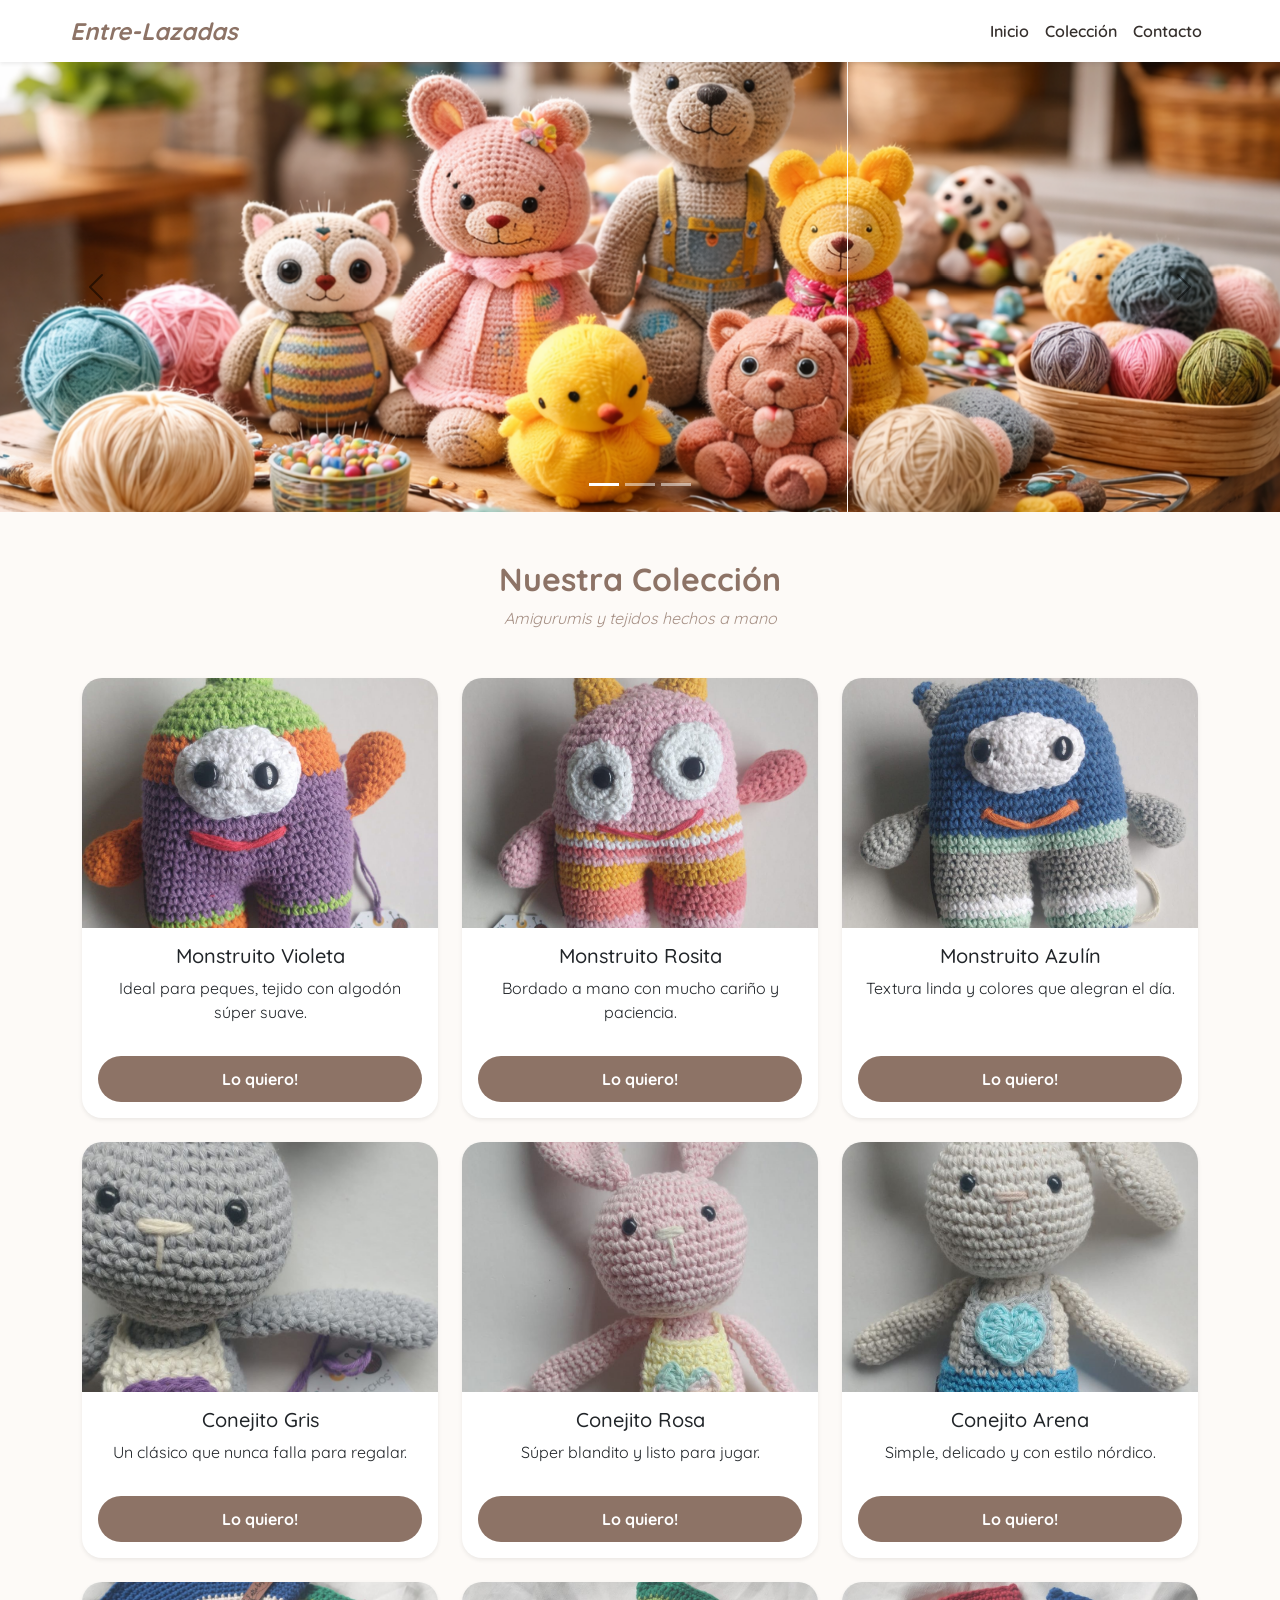
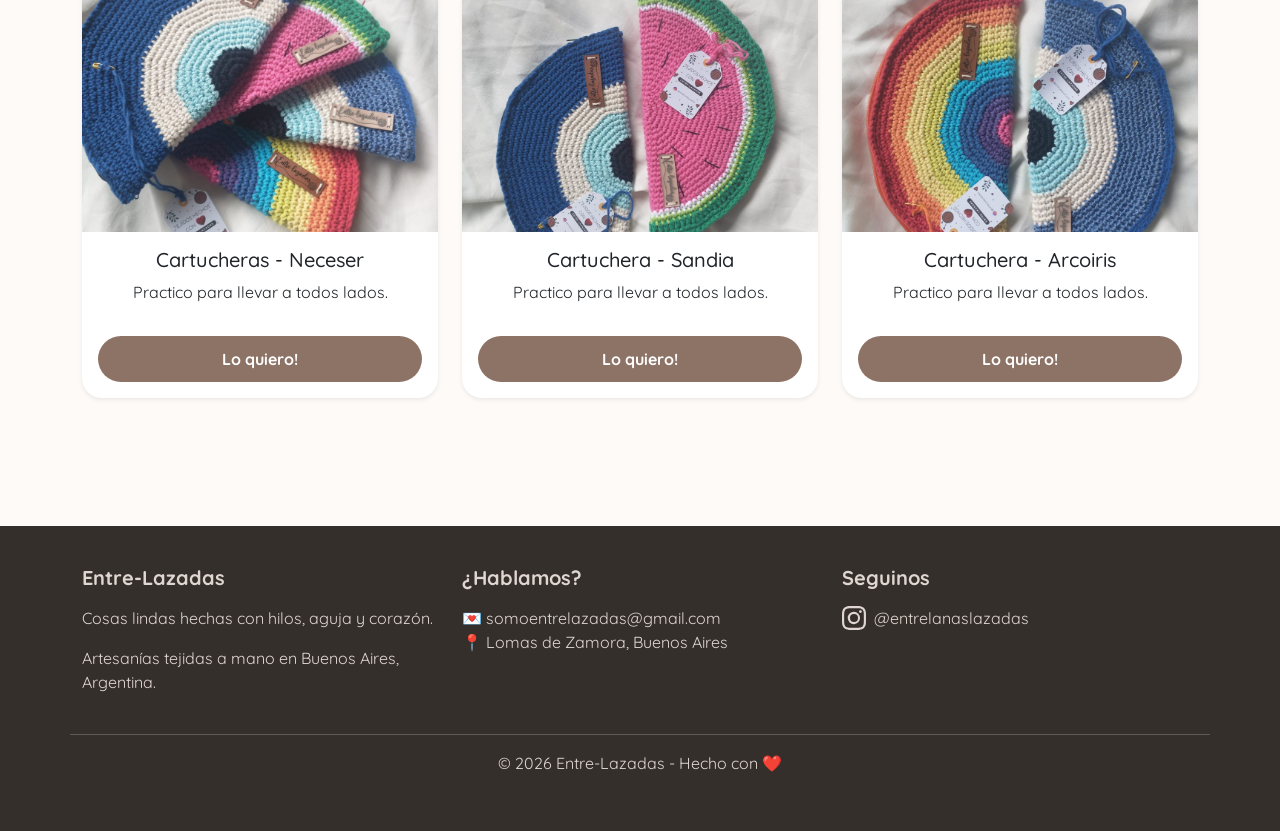
<file: index.html>
<!DOCTYPE html>
<html lang="es">

<head>
    <meta charset="UTF-8">
    <meta name="viewport" content="width=device-width, initial-scale=1.0">
    <meta name="robots" content="index, follow">

    <!-- SEO -->
    <title>Entre-Lazadas | Amigurumis y Tejidos Artesanales en Buenos Aires</title>
    <meta name="description"
        content="Descubrí amigurumis y tejidos artesanales hechos a mano en Buenos Aires. Regalos únicos, suaves y llenos de amor.">
    <meta name="keywords" content="amigurumi, muñecos tejidos, crochet, artesanías, tejidos Buenos Aires">
    <meta name="author" content="Entre-Lazadas">

    <!-- Open Graph -->
    <meta property="og:title" content="Entre-Lazadas | Artesanías tejidas">
    <meta property="og:description" content="Muñecos tejidos a mano con amor">
    <meta property="og:image" content="imgcarru/imagen1.png">
    <meta property="og:type" content="website">

    <!-- Favicon -->
    <link rel="icon" href="Imagenes/Favicon/favicom.png" type="image/png">

    <!-- Google Fonts -->
    <link href="https://fonts.googleapis.com/css2?family=Quicksand:wght@400;600;800&display=swap" rel="stylesheet">

    <!-- Bootstrap -->
    <link href="https://cdn.jsdelivr.net/npm/bootstrap@5.3.3/dist/css/bootstrap.min.css" rel="stylesheet">

    <!-- CSS -->
    <link rel="stylesheet" href="estilo/style.css">
</head>

<body>

    <!-- HEADER -->
    <header class="bg-white sticky-top shadow-sm">
        <nav class="navbar navbar-expand-lg container">

            <!-- LOGO -->
            <a class="navbar-brand logo-marca" href="#">Entre-Lazadas</a>

            <!-- BOTÓN HAMBURGUESA -->
            <button class="navbar-toggler" type="button" data-bs-toggle="collapse" data-bs-target="#navbarNav">
                <span class="navbar-toggler-icon"></span>
            </button>

            <!-- MENÚ -->
            <div class="collapse navbar-collapse justify-content-end" id="navbarNav">
                <ul class="navbar-nav text-center">
                    <li class="nav-item">
                        <a class="nav-link" href="#inicio">Inicio</a>
                    </li>
                    <li class="nav-item">
                        <a class="nav-link" href="#productos">Colección</a>
                    </li>
                    <li class="nav-item">
                        <a class="nav-link" href="#contacto">Contacto</a>
                    </li>
                </ul>
            </div>

        </nav>
    </header>

    <!-- INICIO / CAROUSEL -->
    <section id="inicio">
        <div id="carouselExampleIndicators" class="carousel slide" data-bs-ride="carousel">

            <div class="carousel-indicators">
                <button type="button" data-bs-target="#carouselExampleIndicators" data-bs-slide-to="0"
                    class="active"></button>
                <button type="button" data-bs-target="#carouselExampleIndicators" data-bs-slide-to="1"></button>
                <button type="button" data-bs-target="#carouselExampleIndicators" data-bs-slide-to="2"></button>
            </div>

            <div class="carousel-inner">
                <div class="carousel-item active">
                    <img src="Imagenes/Carru/animalesartesanales.png" class="d-block w-100"
                        alt="Amigurumis tejidos a mano">
                </div>
                <div class="carousel-item">
                    <img src="Imagenes/Carru/bolsostela.png" class="d-block w-100" alt="Bolsos tejidos artesanales">
                </div>
                <div class="carousel-item">
                    <img src="Imagenes/Carru/jarronespincel.png" class="d-block w-100" alt="Detalles tejidos únicos">
                </div>
            </div>

            <button class="carousel-control-prev" type="button" data-bs-target="#carouselExampleIndicators"
                data-bs-slide="prev">
                <span class="carousel-control-prev-icon"></span>
            </button>

            <button class="carousel-control-next" type="button" data-bs-target="#carouselExampleIndicators"
                data-bs-slide="next">
                <span class="carousel-control-next-icon"></span>
            </button>
        </div>
    </section>

    <!-- MAIN -->
    <main class="container py-5">

        <section id="productos">
            <div class="text-center mb-5">
                <h2 class="titulo-seccion">Nuestra Colección</h2>
                <p class="subtitulo">Amigurumis y tejidos hechos a mano</p>
            </div>

            <div class="row row-cols-1 row-cols-md-3 g-4">

                <!-- PRODUCTO -->

                <!-- PRODUCTO 1 -->
                <div class="col">
                    <article class="card h-100 border-0 shadow-sm">
                        <div class="contenedor-img"> <img src="Imagenes/Productos/moustritoslila.jpeg"
                                class="card-img-top" alt="Monstruito violeta tejido a mano de algodón suave"> </div>
                        <div class="card-body d-flex flex-column text-center">
                            <h3 class="h5">Monstruito Violeta</h3>
                            <p class="flex-grow-1">Ideal para peques, tejido con algodón súper suave.</p> <a
                                href="producto.html" class="btn btn-artesano mt-3">Lo quiero!</a>
                        </div>
                    </article>
                </div>
                <!-- PRODUCTO 2 -->
                <div class="col">
                    <article class="card h-100 border-0 shadow-sm">
                        <div class="contenedor-img"> <img src="Imagenes/Productos/moustritosrosa.jpeg"
                                class="card-img-top" alt="Monstruito rosa bordado a mano con detalles únicos"> </div>
                        <div class="card-body d-flex flex-column text-center">
                            <h3 class="h5">Monstruito Rosita</h3>
                            <p class="flex-grow-1">Bordado a mano con mucho cariño y paciencia.</p> <a
                                href="producto.html" class="btn btn-artesano mt-3">Lo quiero!</a>
                        </div>
                    </article>
                </div>
                <!-- PRODUCTO 3 -->
                <div class="col">
                    <article class="card h-100 border-0 shadow-sm">
                        <div class="contenedor-img"> <img src="Imagenes/Productos/moustritosazul.jpeg"
                                class="card-img-top" alt="Monstruito azul tejido artesanal con colores vibrantes">
                        </div>
                        <div class="card-body d-flex flex-column text-center">
                            <h3 class="h5">Monstruito Azulín</h3>
                            <p class="flex-grow-1">Textura linda y colores que alegran el día.</p> <a
                                href="producto.html" class="btn btn-artesano mt-3">Lo quiero!</a>
                        </div>
                    </article>
                </div>
                <!-- PRODUCTO 4 -->
                <div class="col">
                    <article class="card h-100 border-0 shadow-sm">
                        <div class="contenedor-img"> <img src="Imagenes/Productos/conejogris.jpeg" class="card-img-top"
                                alt="Conejito gris tejido a mano ideal para regalo"> </div>
                        <div class="card-body d-flex flex-column text-center">
                            <h3 class="h5">Conejito Gris</h3>
                            <p class="flex-grow-1">Un clásico que nunca falla para regalar.</p> <a href="producto.html"
                                class="btn btn-artesano mt-3">Lo quiero!</a>
                        </div>
                    </article>
                </div>
                <!-- PRODUCTO 5 -->
                <div class="col">
                    <article class="card h-100 border-0 shadow-sm">
                        <div class="contenedor-img"> <img src="Imagenes/Productos/conejorosa.jpeg" class="card-img-top"
                                alt="Conejito rosa tejido artesanal suave"> </div>
                        <div class="card-body d-flex flex-column text-center">
                            <h3 class="h5">Conejito Rosa</h3>
                            <p class="flex-grow-1">Súper blandito y listo para jugar.</p> <a href="producto.html"
                                class="btn btn-artesano mt-3">Lo quiero!</a>
                        </div>
                    </article>
                </div>
                <!-- PRODUCTO 6 -->
                <div class="col">
                    <article class="card h-100 border-0 shadow-sm">
                        <div class="contenedor-img"> <img src="Imagenes/Productos/conejoarena.jpeg" class="card-img-top"
                                alt="Conejito color arena tejido estilo nórdico"> </div>
                        <div class="card-body d-flex flex-column text-center">
                            <h3 class="h5">Conejito Arena</h3>
                            <p class="flex-grow-1">Simple, delicado y con estilo nórdico.</p> <a href="producto.html"
                                class="btn btn-artesano mt-3">Lo quiero!</a>
                        </div>
                    </article>
                </div>
                <!-- PRODUCTO 7 -->
                <div class="col">
                    <article class="card h-100 border-0 shadow-sm">
                        <div class="contenedor-img"> <img src="Imagenes/Productos/cartucherasTodas.jpeg"
                                class="card-img-top" alt="Cartucheras/Necesers colores variados, arcoiris, azul con blanco y color sandia tejido estilo nórdico"> </div>
                        <div class="card-body d-flex flex-column text-center">
                            <h3 class="h5">Cartucheras - Neceser </h3>
                            <p class="flex-grow-1">Practico para llevar a todos lados.</p> <a href="producto.html"
                                class="btn btn-artesano mt-3">Lo quiero!</a>
                        </div>
                    </article>
                </div>
                <!-- PRODUCTO 8 -->
                <div class="col">
                    <article class="card h-100 border-0 shadow-sm">
                        <div class="contenedor-img"> <img src="Imagenes/Productos/cartucheraOjoturcoySandia.jpeg"
                                class="card-img-top" alt="Cartuchera/Neceser color sandia tejido estilo nórdico"> </div>
                        <div class="card-body d-flex flex-column text-center">
                            <h3 class="h5">Cartuchera - Sandia </h3>
                            <p class="flex-grow-1">Practico para llevar a todos lados.</p> <a href="producto.html"
                                class="btn btn-artesano mt-3">Lo quiero!</a>
                        </div>
                    </article>
                </div>
                <!-- PRODUCTO 9 -->
                <div class="col">
                    <article class="card h-100 border-0 shadow-sm">
                        <div class="contenedor-img"> <img src="Imagenes/Productos/cartucheraOjoturcoyarcoiris.jpeg"
                                class="card-img-top" alt="Cartuchera/Neceser color arcoiris tejido estilo nórdico"> </div>
                        <div class="card-body d-flex flex-column text-center">
                            <h3 class="h5">Cartuchera - Arcoiris </h3>
                            <p class="flex-grow-1">Practico para llevar a todos lados.</p> <a href="producto.html"
                                class="btn btn-artesano mt-3">Lo quiero!</a>
                        </div>
                    </article>
                </div>
            </div>
        </section>

    </main>

    <!-- FOOTER -->
    <footer id="contacto">
        <div class="container">
            <div class="row text-center text-md-start">
                <div class="col-md-4 mb-4">
                    <h4 class="h5 fw-bold mb-3">Entre-Lazadas</h4>
                    <p>Cosas lindas hechas con hilos, aguja y corazón.</p>
                    <p>Artesanías tejidas a mano en Buenos Aires, Argentina.</p>
                </div>
                <div class="col-md-4 mb-4">
                    <h4 class="h5 fw-bold mb-3">¿Hablamos?</h4>
                    <p>
                        💌 somoentrelazadas@gmail.com<br>
                        📍 Lomas de Zamora, Buenos Aires
                    </p>
                </div>

                <div class="col-md-4 mb-4">
                    <h4 class="h5 fw-bold mb-3">Seguinos</h4>
                    <div class="redes">
                        <a href="https://www.instagram.com/entrelanaslazadas" target="_blank" rel="noopener noreferrer"
                            class="text-decoration-none d-inline-flex align-items-center" style="color: #e0d6d1;">
                            <svg xmlns="http://www.w3.org/2000/svg" width="24" height="24" fill="currentColor"
                                class="bi bi-instagram me-2" viewBox="0 0 16 16">
                                <path
                                    d="M8 0C5.829 0 5.556.01 4.703.048 3.85.088 3.269.222 2.76.42a3.9 3.9 0 0 0-1.417.923A3.9 3.9 0 0 0 .42 2.76C.222 3.268.087 3.85.048 4.7.01 5.555 0 5.827 0 8.001c0 2.172.01 2.444.048 3.297.04.852.174 1.433.372 1.942.205.526.478.972.923 1.417.444.445.89.719 1.416.923.51.198 1.09.333 1.942.372C5.555 15.99 5.827 16 8 16s2.444-.01 3.298-.048c.851-.04 1.434-.174 1.943-.372a3.9 3.9 0 0 0 1.416-.923c.445-.445.718-.891.923-1.417.197-.509.332-1.09.372-1.942C15.99 10.445 16 10.173 16 8s-.01-2.445-.048-3.299c-.04-.851-.175-1.433-.372-1.941a3.9 3.9 0 0 0-.923-1.417A3.9 3.9 0 0 0 13.24.42c-.51-.198-1.092-.333-1.943-.372C10.443.01 10.172 0 7.998 0zm-.717 1.442h.718c2.136 0 2.389.007 3.232.046.78.035 1.204.166 1.486.275.373.145.64.319.92.599s.453.546.598.92c.11.281.24.705.275 1.485.039.843.047 1.096.047 3.231s-.008 2.389-.047 3.232c-.035.78-.166 1.203-.275 1.485a2.5 2.5 0 0 1-.599.919c-.28.28-.546.453-.92.598-.28.11-.704.24-1.485.276-.843.038-1.096.047-3.232.047s-2.39-.009-3.233-.047c-.78-.036-1.203-.166-1.485-.276a2.5 2.5 0 0 1-.92-.598 2.5 2.5 0 0 1-.6-.92c-.109-.281-.24-.705-.275-1.485-.038-.843-.046-1.096-.046-3.233s.008-2.388.046-3.231c.036-.78.166-1.204.276-1.486.145-.373.319-.64.599-.92s.546-.453.92-.598c.282-.11.705-.24 1.485-.276.738-.034 1.024-.044 2.515-.045zm4.988 1.328a.96.96 0 1 0 0 1.92.96.96 0 0 0 0-1.92m-4.27 1.122a4.109 4.109 0 1 0 0 8.217 4.109 4.109 0 0 0 0-8.217m0 1.441a2.667 2.667 0 1 1 0 5.334 2.667 2.667 0 0 1 0-5.334" />
                            </svg>
                            <span>@entrelanaslazadas</span>
                        </a>
                    </div>
                </div>
                <hr class="opacidad-baja">
                <p class="text-center mb-0 pb-3">© 2026 Entre-Lazadas - Hecho con ❤️</p>
            </div>
    </footer>
    <!-- JS -->
    <script src="https://cdn.jsdelivr.net/npm/bootstrap@5.3.3/dist/js/bootstrap.bundle.min.js"></script>

</body>

</html>
</file>
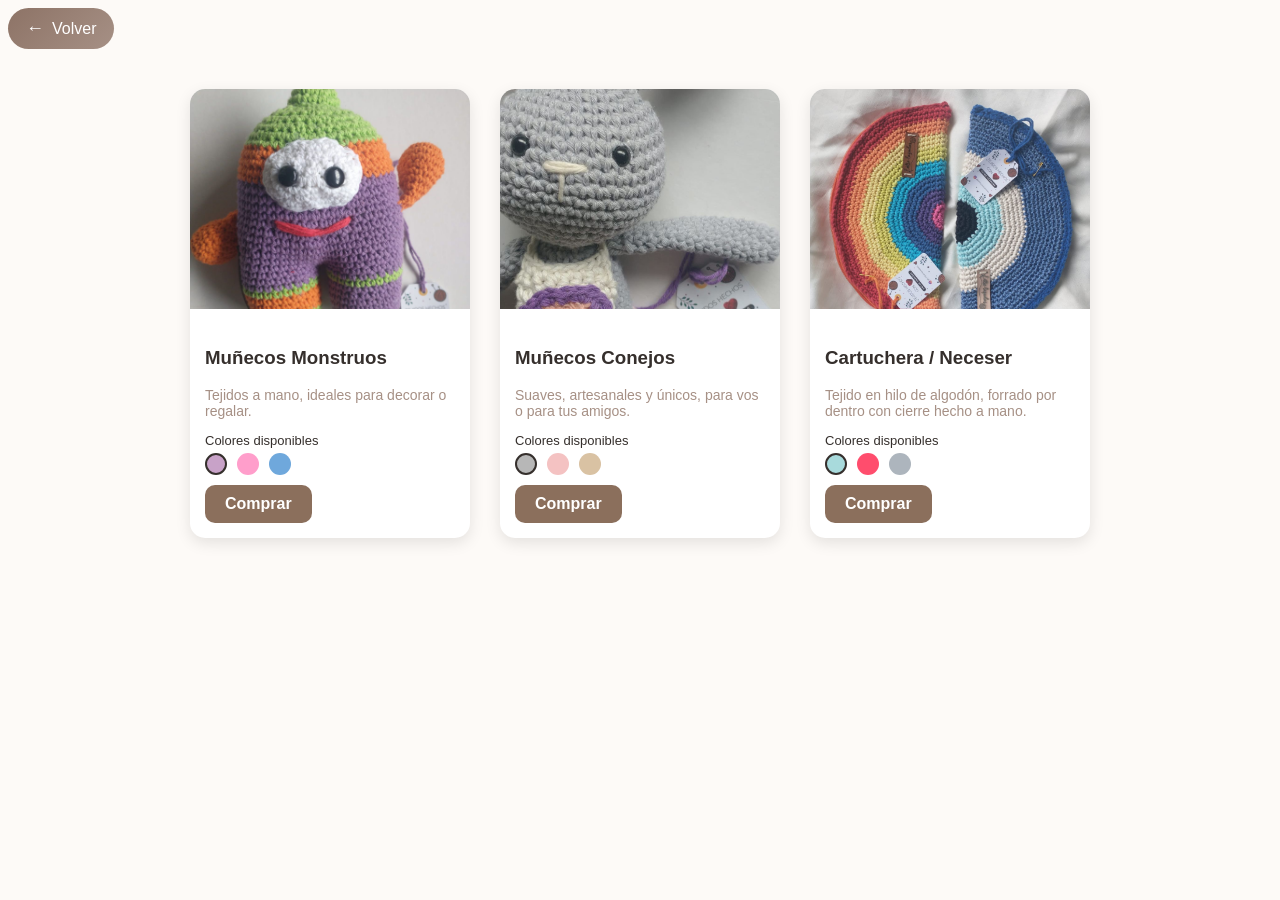
<file: producto.html>
<!DOCTYPE html>
<html lang="en">

<head>
    <meta charset="UTF-8">
    <meta name="viewport" content="width=device-width, initial-scale=1.0">
    <title>Entre-Lazadas Prodcutos</title>

    <!-- Favicon -->
    <link rel="icon" href="Imagenes/Favicon/favicom.png" type="image/png">

    <!-- CSS -->
    <link rel="stylesheet" href="estilo/style.css">

</head>

<body>

    <button class="btn-volver" onclick="volverAtras()">
        <span class="flecha">←</span>
        Volver
    </button>

    <section class="productos">

        <!-- MONSTRUOS -->
        <div class="producto">
            <img id="imgMonstruo" src="Imagenes/Productos/moustritoslila.jpeg">

            <div class="info">
                <h3>Muñecos Monstruos</h3>
                <p>Tejidos a mano, ideales para decorar o regalar.</p>

                <div class="colores">
                    <span>Colores disponibles</span>
                    <div class="color-opciones">
                        <div class="color active" style="background:#c8a2c8;"
                            onclick="cambiarColor('imgMonstruo', this, 'lila')"></div>

                        <div class="color" style="background:#ff9ecb;"
                            onclick="cambiarColor('imgMonstruo', this, 'rosa')"></div>

                        <div class="color" style="background:#6fa8dc;"
                            onclick="cambiarColor('imgMonstruo', this, 'azul')"></div>
                    </div>
                </div>

                <a class="btn-comprar"
                    href="https://api.whatsapp.com/send?phone=541164510568&text=Me+intereso+tus+trabajos+artesanales!!!+Quiero+uno"
                    target="_blank">
                    Comprar
                </a>
            </div>
        </div>


        <!-- CONEJOS -->
        <div class="producto">
            <img id="imgConejo" src="Imagenes/Productos/conejogris.jpeg">

            <div class="info">
                <h3>Muñecos Conejos</h3>
                <p>Suaves, artesanales y únicos, para vos o para tus amigos.</p>

                <div class="colores">
                    <span>Colores disponibles</span>
                    <div class="color-opciones">
                        <div class="color active" style="background:#b7b7b7;"
                            onclick="cambiarColor('imgConejo', this, 'gris')"></div>

                        <div class="color" style="background:#f4c2c2;"
                            onclick="cambiarColor('imgConejo', this, 'rosa')"></div>

                        <div class="color" style="background:#d9c2a3;"
                            onclick="cambiarColor('imgConejo', this, 'arena')"></div>
                    </div>
                </div>

                <a class="btn-comprar"
                    href="https://api.whatsapp.com/send?phone=541164510568&text=Me+intereso+tus+trabajos+artesanales!!!+Quiero+uno"
                    target="_blank">
                    Comprar
                </a>
            </div>
        </div>


        <!-- Cartuchera o Necesers -->
        <div class="producto">

            <img id="imgCartuchera" src="Imagenes/Productos/cartucheraOjoturcoyarcoiris.jpeg" class="producto-img">

            <div class="info">
                <h3>Cartuchera / Neceser</h3>
                <p>Tejido en hilo de algodón, forrado por dentro con cierre hecho a mano.</p>

                <div class="colores">
                    <span>Colores disponibles</span>

                    <div class="color-opciones">
                        <div class="color active" style="background:#a8dadc;"
                            onclick="cambiarColor('imgCartuchera', this, 'arcoiris')">
                        </div>

                        <div class="color" style="background:#ff4d6d;"
                            onclick="cambiarColor('imgCartuchera', this, 'sandia')">
                        </div>

                        <div class="color" style="background:#adb5bd;"
                            onclick="cambiarColor('imgCartuchera', this, 'mix')">
                        </div>
                    </div>
                </div>

                <a class="btn-comprar"
                    href="https://api.whatsapp.com/send?phone=541164510568&text=Hola!%20Quiero%20una%20cartuchera"
                    target="_blank">
                    Comprar
                </a>
            </div>

        </div>
    </section>

    <script src="java.js"></script>

</body>

</html>
</file>
<file: estilo/style.css>
:root {
    --cafe: #8d7366;
    --crema: #fdfaf7;
    --oscuro: #352f2c;
    --suave: #a69085;
}

body {
    background-color: var(--crema);
    color: var(--oscuro);
    font-family: 'Quicksand', sans-serif;
}

/* Header */
.logo-marca {
    font-size: 1.5rem;
    font-weight: 800;
    color: var(--cafe);
    font-style: italic;
}

.nav-link {
    color: var(--oscuro);
    font-weight: 600;
}

.nav-link:hover {
    color: var(--cafe);
}

/* BOTÓN HAMBURGUESA */
.navbar-toggler {
    border: none;
}

.navbar-toggler:focus {
    box-shadow: none;
}

.navbar-toggler-icon {
    filter: invert(1);
}

/* Carousel */
.carousel-item img {
    height: 450px;
    object-fit: cover;
}

.carousel-control-prev-icon,
.carousel-control-next-icon {
    filter: invert(1) grayscale(100%);
}

/* Cards */
.card {
    border-radius: 20px;
    transition: 0.3s;
}

.card:hover {
    transform: scale(1.02);
    box-shadow: 0 15px 30px rgba(141, 115, 102, 0.15) !important;
}

.contenedor-img {
    overflow: hidden;
    border-radius: 20px 20px 0 0;
}

.card-img-top {
    height: 250px;
    object-fit: cover;
    transition: 0.5s;
}

.card:hover .card-img-top {
    transform: scale(1.1);
}

/* Textos */
.titulo-seccion {
    font-weight: 800;
    color: var(--cafe);
}

.subtitulo {
    font-style: italic;
    color: var(--suave);
}

/* Botón */
.btn-artesano {
    background-color: var(--cafe);
    color: white;
    border-radius: 50px;
    padding: 10px 25px;
    font-weight: 700;
    text-decoration: none;
}

.btn-artesano:hover {
    background-color: var(--oscuro);
}

/* Footer */
footer {
    background-color: var(--oscuro);
    color: #e0d6d1;
    padding: 40px 0;
    margin-top: 80px;
}

footer a {
    color: #e0d6d1; 
    transition: opacity 0.3s;
}

footer a:hover {
    color: white; 
    opacity: 0.8;
}

/* -------- Prodcutos -------- */


.btn-volver {
    display: inline-flex;
    align-items: center;
    gap: 8px;

    padding: 10px 18px;
    font-size: 16px;
    font-weight: 500;

    color: white;
    background: linear-gradient(135deg, #8d7366, #a69085);

    border: none;
    border-radius: 25px;
    cursor: pointer;

    transition: all 0.3s ease;
}

.btn-volver .flecha {
    font-size: 18px;
    transition: transform 0.3s ease;
}

.btn-volver:hover {
    transform: scale(1.05);
    box-shadow: 0 5px 15px rgba(0,0,0,0.2);
}

.btn-volver:hover .flecha {
    transform: translateX(-5px);
}

.btn-volver:active {
    transform: scale(0.95);
}


/* CONTENEDOR */
.productos {
    padding: 40px;
    display: flex;
    gap: 30px;
    justify-content: center;
    flex-wrap: wrap;
}

/* CARD */
.producto {
    background: white;
    border-radius: 15px;
    width: 280px;
    box-shadow: 0 5px 15px rgba(0,0,0,0.1);
    overflow: hidden;
    transition: 0.3s;
}

.producto:hover {
    transform: translateY(-5px);
}

/* IMAGEN */
.producto img {
    width: 100%;
    height: 220px;
    object-fit: cover;
}

/* INFO */
.info {
    padding: 15px;
}

.info h3 {
    color: var(--oscuro);
}

.info p {
    color: var(--suave);
    font-size: 14px;
}

/* COLORES */
.colores {
    margin: 10px 0;
}

.colores span {
    display: block;
    font-size: 13px;
    color: var(--oscuro);
    margin-bottom: 5px;
}

.color-opciones {
    display: flex;
    gap: 10px;
}

.color {
    width: 18px;
    height: 18px;
    border-radius: 50%;
    cursor: pointer;
    border: 2px solid transparent;
}

.color.active {
    border: 2px solid var(--oscuro);
}

/* BOTON */
.btn-comprar {
    display: inline-block;
    padding: 10px 20px;
    background-color: #8b6f5c;
    color: white;
    text-decoration: none;
    border-radius: 10px;
    font-weight: bold;
    transition: 0.3s;
}

.btn-comprar:hover {
    background-color: #6e5647;
}
</file>
